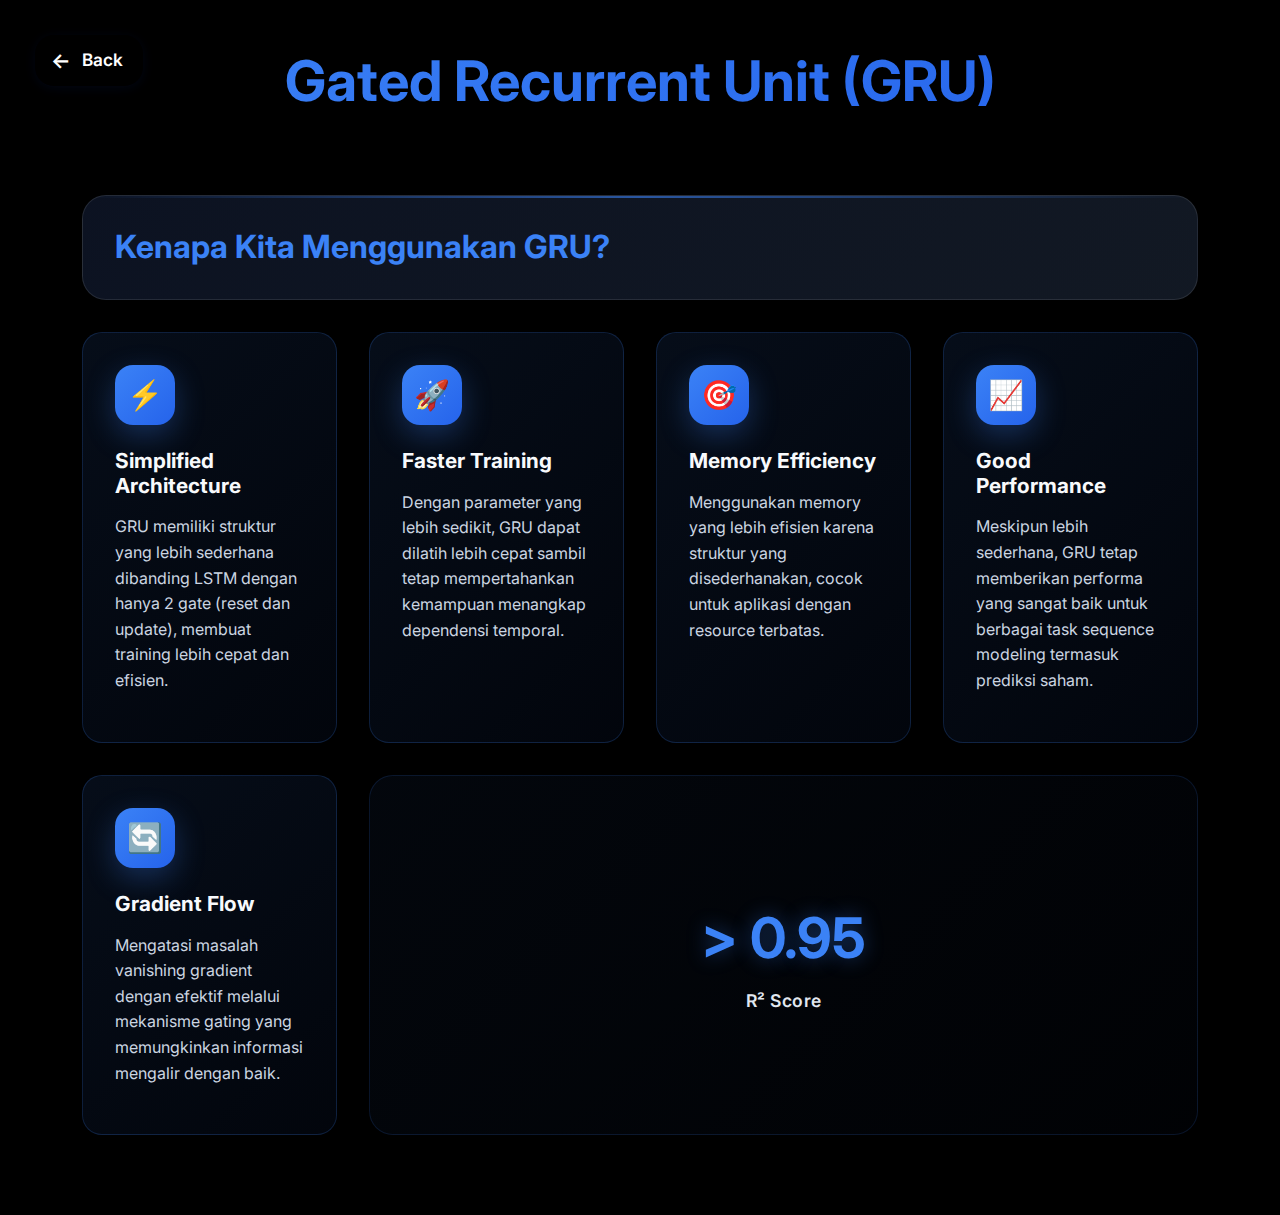
<file: templates/gru_info.html>
<!DOCTYPE html>
<html lang="en">
<head>
    <meta charset="UTF-8">
    <meta name="viewport" content="width=device-width, initial-scale=1.0">
    <title>GRU Neural Network - stoX</title>
    <!-- Google Fonts -->
    <link href="https://fonts.googleapis.com/css2?family=Inter:wght@400;500;600;700&display=swap" rel="stylesheet">
    <!-- Bootstrap 5 -->
    <link href="https://cdn.jsdelivr.net/npm/bootstrap@5.2.3/dist/css/bootstrap.min.css" rel="stylesheet" />
    <style>
        * {
            margin: 0;
            padding: 0;
            box-sizing: border-box;
        }
        
        body {
            background: black;
            color: #ffffff;
            font-family: 'Inter', sans-serif;
            min-height: 100vh;
            overflow-x: hidden;
        }
        
        .header-section {
            text-align: center;
            padding: 3rem 0 2rem 0;
            position: relative;
        }
        
        .back-btn {
            position: absolute;
            top: 2.2rem;
            left: 2.2rem;
            z-index: 100;
            display: flex;
            align-items: center;
            gap: 0.5rem;
            background: rgba(0, 0, 0, 0.13);
            color: #fff;
            font-weight: 600;
            font-size: 1.08rem;
            padding: 0.6rem 1.2rem 0.6rem 1rem;
            border-radius: 1.2rem;
            text-decoration: none;
            box-shadow: 0 2px 12px 0 rgba(23,59,187,0.10);
            transition: background 0.18s, color 0.18s, box-shadow 0.18s;
        }
        
        .back-btn:hover, .back-btn:focus {
            background: #173bbb;
            color: #fff;
            box-shadow: 0 4px 18px 0 rgba(23,59,187,0.18);
        }
        
        .back-arrow {
            font-size: 1.3rem;
            margin-right: 0.2rem;
        }
        
        .main-title-link {
            text-decoration: none !important;
            display: inline-block;
            transition: transform 0.2s ease, filter 0.2s ease;
        }

        .main-title-link:hover {
            text-decoration: none !important;
            transform: translateY(-2px);
            filter: brightness(1.1);
        }

        .main-title-link:hover .main-title {
            text-shadow: 0 0 20px rgba(59, 130, 246, 0.6);
        }

        .main-title-link:focus {
            text-decoration: none !important;
            outline: none;
        }

        .main-title {
            font-size: 3.5rem;
            font-weight: 700;
            margin-bottom: 1rem;
            background: linear-gradient(135deg, #3b82f6, #2563eb);
            -webkit-background-clip: text;
            -webkit-text-fill-color: transparent;
            background-clip: text;
            cursor: pointer;
            transition: all 0.2s ease;
        }
        
        .content-section {
            padding: 2rem 0 5rem 0;
        }
        
        .info-card {
            background: linear-gradient(135deg, rgba(15, 23, 42, 0.8), rgba(30, 41, 59, 0.6));
            border: 1px solid rgba(255,255,255,0.1);
            border-radius: 24px;
            padding-top: 2rem;
            padding-left: 2rem;
            margin-bottom: 2rem;
            position: relative;
            overflow: hidden;
            box-shadow: 0 20px 40px rgba(0,0,0,0.3);
        }
        
        .info-card::before {
            content: '';
            position: absolute;
            top: 0;
            left: 0;
            right: 0;
            height: 2px;
            background: linear-gradient(90deg, transparent, rgba(59, 130, 246, 0.6), transparent);
        }
        
        .section-title {
            font-size: 2rem;
            font-weight: 700;
            color: #3b82f6;
            margin-bottom: 2rem;
            display: flex;
            align-items: center;
            gap: 1rem;
        }
        

        
        .features-grid-with-stats {
            display: grid;
            grid-template-columns: repeat(4, 1fr);
            gap: 2rem;
            margin-top: 3rem;
        }
        
        .stats-section-inline {
            grid-column: 2 / 5;
            background: linear-gradient(135deg, rgba(59, 130, 246, 0.05), rgba(37, 99, 235, 0.02));
            border: 1px solid rgba(59, 130, 246, 0.15);
            border-radius: 24px;
            padding: 2rem;
            display: flex;
            align-items: center;
            justify-content: center;
        }
        
        @media (max-width: 1200px) {
            .features-grid-with-stats {
                grid-template-columns: repeat(3, 1fr);
            }
            
            .stats-section-inline {
                grid-column: 2 / 4;
            }
        }
        
        @media (max-width: 768px) {
            .features-grid-with-stats {
                grid-template-columns: 1fr;
            }
            
            .stats-section-inline {
                grid-column: 1;
            }
        }
        
        .feature-card {
            background: linear-gradient(135deg, rgba(59, 130, 246, 0.1), rgba(37, 99, 235, 0.05));
            border: 1px solid rgba(59, 130, 246, 0.2);
            border-radius: 20px;
            padding: 2rem;
            transition: all 0.3s ease;
            position: relative;
            overflow: hidden;
        }
        
        .feature-card::before {
            content: '';
            position: absolute;
            top: -50%;
            right: -50%;
            width: 100%;
            height: 100%;
            background: linear-gradient(45deg, transparent, rgba(59, 130, 246, 0.1), transparent);
            transform: rotate(45deg);
            transition: all 0.3s ease;
            opacity: 0;
        }
        
        .feature-card:hover {
            transform: translateY(-8px);
            box-shadow: 0 20px 40px rgba(59, 130, 246, 0.15);
            border-color: rgba(59, 130, 246, 0.4);
        }
        
        .feature-card:hover::before {
            opacity: 1;
            top: -10%;
            right: -10%;
        }
        
        .feature-icon {
            width: 60px;
            height: 60px;
            background: linear-gradient(135deg, #3b82f6, #2563eb);
            border-radius: 18px;
            display: flex;
            align-items: center;
            justify-content: center;
            font-size: 1.8rem;
            margin-bottom: 1.5rem;
            box-shadow: 0 10px 30px rgba(59, 130, 246, 0.3);
        }
        
        .feature-title {
            font-size: 1.3rem;
            font-weight: 700;
            color: #f8fafc;
            margin-bottom: 1rem;
        }
        
        .feature-description {
            font-size: 1rem;
            color: #cbd5e1;
            line-height: 1.6;
        }
        

        
        .stat-item-horizontal {
            text-align: center;
            padding: 1rem;
        }
        
        .stat-item-horizontal .stat-number {
            font-size: 3.5rem;
            font-weight: 700;
            color: #3b82f6;
            margin-bottom: 0.5rem;
            text-shadow: 0 0 20px rgba(59, 130, 246, 0.4);
        }
        
        .stat-item-horizontal .stat-label {
            font-size: 1.1rem;
            color: #e2e8f0;
            font-weight: 600;
            letter-spacing: 0.5px;
        }
        

        
        @media (max-width: 768px) {
            .main-title {
                font-size: 2.5rem;
            }
            
            .back-btn {
                position: relative;
                top: auto;
                left: auto;
                margin-bottom: 2rem;
                align-self: flex-start;
            }
            
            .header-section {
                padding: 2rem 1rem;
            }
            
            .info-card {
                padding: 2rem;
            }
        }
        
        /* Simple Slide In Animations */
        @keyframes slideInFromTop {
            from {
                opacity: 0;
                transform: translateY(-30px);
            }
            to {
                opacity: 1;
                transform: translateY(0);
            }
        }
        
        @keyframes slideInFromLeft {
            from {
                opacity: 0;
                transform: translateX(-40px);
            }
            to {
                opacity: 1;
                transform: translateX(0);
            }
        }
        
        @keyframes slideInFromBottom {
            from {
                opacity: 0;
                transform: translateY(30px);
            }
            to {
                opacity: 1;
                transform: translateY(0);
            }
        }
        
        @keyframes slideInFromRight {
            from {
                opacity: 0;
                transform: translateX(40px);
            }
            to {
                opacity: 1;
                transform: translateX(0);
            }
        }
        
        /* Apply animations to elements */
        .back-btn {
            animation: slideInFromTop 0.6s ease-out;
        }
        
        .main-title-link {
            animation: slideInFromTop 0.8s ease-out 0.2s both;
        }
        
        .info-card {
            animation: slideInFromLeft 0.8s ease-out 0.4s both;
        }
        
        .feature-card {
            animation: slideInFromBottom 0.6s ease-out both;
        }
        
        /* Grid-specific animations untuk layout GRU */
        .features-grid-with-stats .feature-card:nth-child(1) {
            animation-delay: 0.6s;
        }
        
        .features-grid-with-stats .feature-card:nth-child(2) {
            animation-delay: 0.8s;
        }
        
        .features-grid-with-stats .feature-card:nth-child(3) {
            animation-delay: 1s;
        }
        
        .features-grid-with-stats .feature-card:nth-child(4) {
            animation-delay: 1.2s;
        }
        
        .features-grid-with-stats .feature-card:nth-child(5) {
            animation-delay: 1.4s;
        }
        
        .stats-section-inline {
            animation: slideInFromRight 0.8s ease-out 1.6s both;
        }
    </style>
</head>
<body>
    
    <!-- Header Section -->
    <div class="header-section">
        <div class="container">
            <a href="/" class="back-btn" title="Back to Landing">
                <span class="back-arrow">&#8592;</span> Back
            </a>
                <h1 class="main-title">Gated Recurrent Unit (GRU)</h1>
        </div>
    </div>
    
    <!-- Content Section -->
    <div class="content-section">
        <div class="container">
            
            <!-- Main Info Card -->
            <div class="info-card">
                <h2 class="section-title">
                    Kenapa Kita Menggunakan GRU?
                </h2>
            </div>
            
            <div class="features-grid-with-stats" style="margin-top: 0;">
                <div class="feature-card">
                    <div class="feature-icon">⚡</div>
                    <h3 class="feature-title">Simplified Architecture</h3>
                    <p class="feature-description">
                        GRU memiliki struktur yang lebih sederhana dibanding LSTM dengan hanya 2 gate (reset dan update), membuat training lebih cepat dan efisien.
                    </p>
                </div>
                
                <div class="feature-card">
                    <div class="feature-icon">🚀</div>
                    <h3 class="feature-title">Faster Training</h3>
                    <p class="feature-description">
                        Dengan parameter yang lebih sedikit, GRU dapat dilatih lebih cepat sambil tetap mempertahankan kemampuan menangkap dependensi temporal.
                    </p>
                </div>
                
                <div class="feature-card">
                    <div class="feature-icon">🎯</div>
                    <h3 class="feature-title">Memory Efficiency</h3>
                    <p class="feature-description">
                        Menggunakan memory yang lebih efisien karena struktur yang disederhanakan, cocok untuk aplikasi dengan resource terbatas.
                    </p>
                </div>
                
                <div class="feature-card">
                    <div class="feature-icon">📈</div>
                    <h3 class="feature-title">Good Performance</h3>
                    <p class="feature-description">
                        Meskipun lebih sederhana, GRU tetap memberikan performa yang sangat baik untuk berbagai task sequence modeling termasuk prediksi saham.
                    </p>
                </div>
                
                <div class="feature-card">
                    <div class="feature-icon">🔄</div>
                    <h3 class="feature-title">Gradient Flow</h3>
                    <p class="feature-description">
                        Mengatasi masalah vanishing gradient dengan efektif melalui mekanisme gating yang memungkinkan informasi mengalir dengan baik.
                    </p>
                </div>
                
                <!-- Stats Section positioned inline with grid -->
                <div class="stats-section-inline">
                    <div class="stat-item-horizontal">
                        <div class="stat-number">> 0.95</div>
                        <div class="stat-label">R² Score</div>
                    </div>
                </div>
            </div>
            
        </div>
    </div>
    
    <script src="https://cdn.jsdelivr.net/npm/bootstrap@5.2.3/dist/js/bootstrap.bundle.min.js"></script>
</body>
</html>
</file>
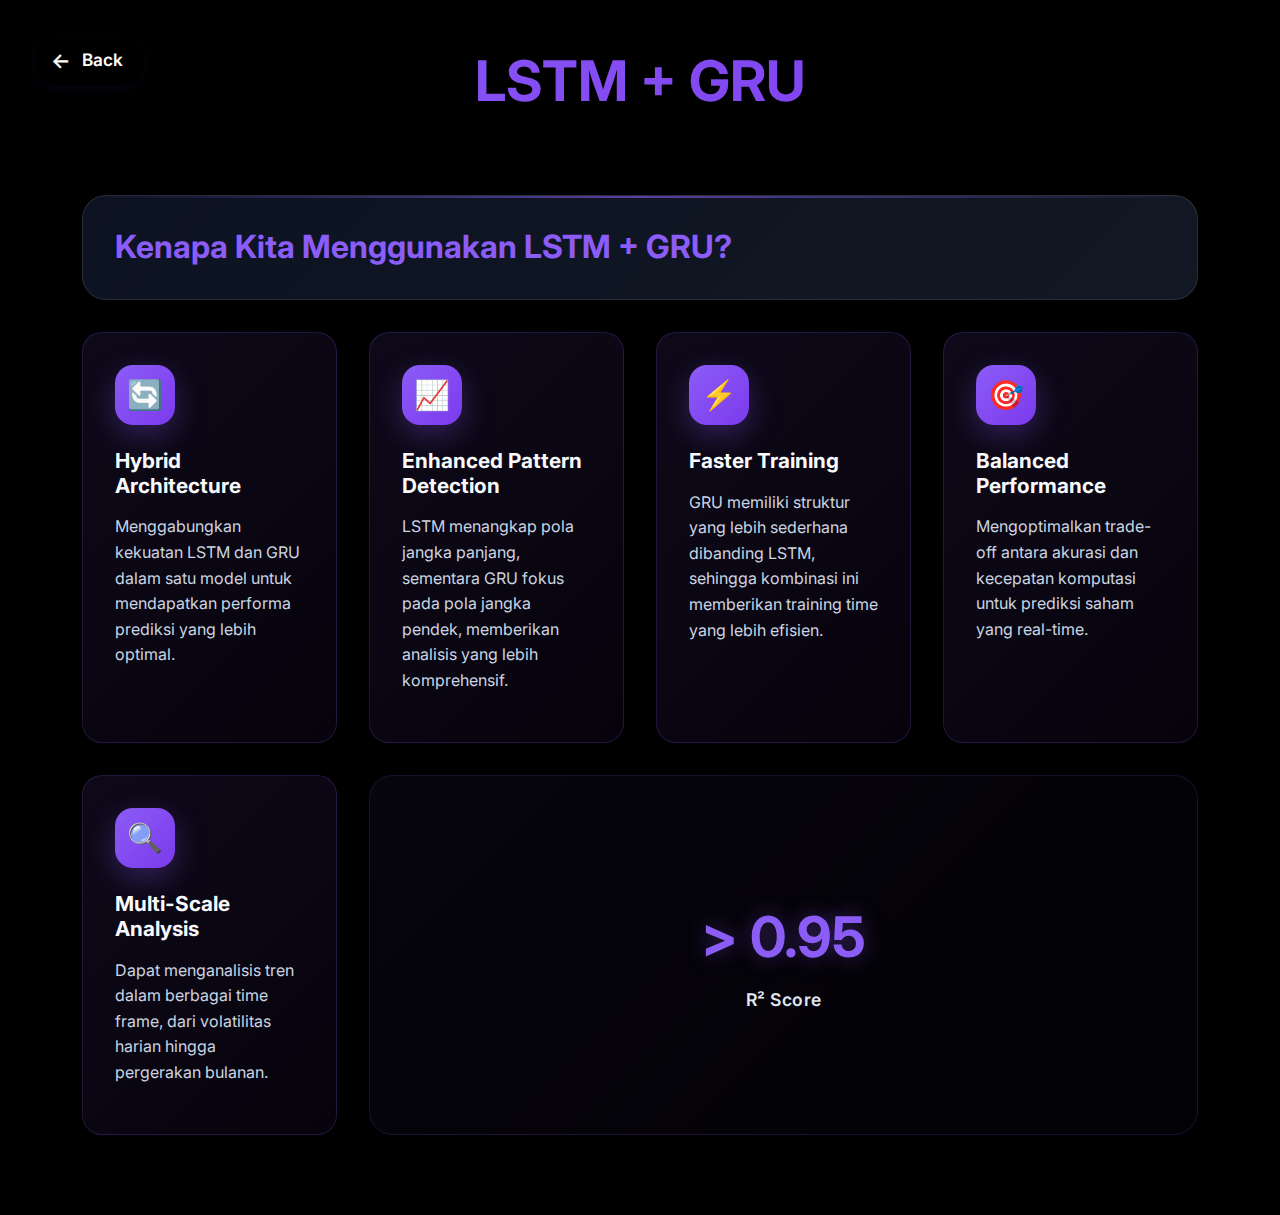
<file: templates/lstm_gru_info.html>
<!DOCTYPE html>
<html lang="en">
<head>
    <meta charset="UTF-8">
    <meta name="viewport" content="width=device-width, initial-scale=1.0">
    <title>LSTM + GRU Neural Network - stoX</title>
    <!-- Google Fonts -->
    <link href="https://fonts.googleapis.com/css2?family=Inter:wght@400;500;600;700&display=swap" rel="stylesheet">
    <!-- Bootstrap 5 -->
    <link href="https://cdn.jsdelivr.net/npm/bootstrap@5.2.3/dist/css/bootstrap.min.css" rel="stylesheet" />
    <style>
        * {
            margin: 0;
            padding: 0;
            box-sizing: border-box;
        }
        
        body {
            background: black;
            color: #ffffff;
            font-family: 'Inter', sans-serif;
            min-height: 100vh;
            overflow-x: hidden;
        }
        
        .header-section {
            text-align: center;
            padding: 3rem 0 2rem 0;
            position: relative;
        }
        
        .back-btn {
            position: absolute;
            top: 2.2rem;
            left: 2.2rem;
            z-index: 100;
            display: flex;
            align-items: center;
            gap: 0.5rem;
            background: rgba(0, 0, 0, 0.13);
            color: #fff;
            font-weight: 600;
            font-size: 1.08rem;
            padding: 0.6rem 1.2rem 0.6rem 1rem;
            border-radius: 1.2rem;
            text-decoration: none;
            box-shadow: 0 2px 12px 0 rgba(23,59,187,0.10);
            transition: background 0.18s, color 0.18s, box-shadow 0.18s;
        }
        
        .back-btn:hover, .back-btn:focus {
            background: #173bbb;
            color: #fff;
            box-shadow: 0 4px 18px 0 rgba(23,59,187,0.18);
        }
        
        .back-arrow {
            font-size: 1.3rem;
            margin-right: 0.2rem;
        }

        .main-title-link {
            text-decoration: none !important;
            display: inline-block;
            transition: transform 0.2s ease, filter 0.2s ease;
        }

        .main-title-link:hover {
            text-decoration: none !important;
            transform: translateY(-2px);
            filter: brightness(1.1);
        }

        .main-title-link:hover .main-title {
            text-shadow: 0 0 20px rgba(139, 92, 246, 0.6);
        }

        .main-title-link:focus {
            text-decoration: none !important;
            outline: none;
        }
        
        .main-title {
            font-size: 3.5rem;
            font-weight: 700;
            margin-bottom: 1rem;
            background: linear-gradient(135deg, #8b5cf6, #7c3aed);
            -webkit-background-clip: text;
            -webkit-text-fill-color: transparent;
            background-clip: text;
            cursor: pointer;
            transition: all 0.2s ease;
        }
        
        .content-section {
            padding: 2rem 0 5rem 0;
        }
        
        .info-card {
            background: linear-gradient(135deg, rgba(15, 23, 42, 0.8), rgba(30, 41, 59, 0.6));
            border: 1px solid rgba(255,255,255,0.1);
            border-radius: 24px;
            padding-top: 2rem;
            padding-left: 2rem;
            margin-bottom: 2rem;
            position: relative;
            overflow: hidden;
            box-shadow: 0 20px 40px rgba(0,0,0,0.3);
        }
        
        .info-card::before {
            content: '';
            position: absolute;
            top: 0;
            left: 0;
            right: 0;
            height: 2px;
            background: linear-gradient(90deg, transparent, rgba(139, 92, 246, 0.6), transparent);
        }
        
        .section-title {
            font-size: 2rem;
            font-weight: 700;
            color: #8b5cf6;
            margin-bottom: 2rem;
            display: flex;
            align-items: center;
            gap: 1rem;
        }
        

        
        .features-grid-with-stats {
            display: grid;
            grid-template-columns: repeat(4, 1fr);
            gap: 2rem;
            margin-top: 3rem;
        }
        
        .stats-section-inline {
            grid-column: 2 / 5;
            background: linear-gradient(135deg, rgba(139, 92, 246, 0.05), rgba(124, 58, 237, 0.02));
            border: 1px solid rgba(139, 92, 246, 0.15);
            border-radius: 24px;
            padding: 2rem;
            display: flex;
            align-items: center;
            justify-content: center;
        }
        
        @media (max-width: 1200px) {
            .features-grid-with-stats {
                grid-template-columns: repeat(3, 1fr);
            }
            
            .stats-section-inline {
                grid-column: 2 / 4;
            }
        }
        
        @media (max-width: 768px) {
            .features-grid-with-stats {
                grid-template-columns: 1fr;
            }
            
            .stats-section-inline {
                grid-column: 1;
            }
        }
        
        .feature-card {
            background: linear-gradient(135deg, rgba(139, 92, 246, 0.1), rgba(124, 58, 237, 0.05));
            border: 1px solid rgba(139, 92, 246, 0.2);
            border-radius: 20px;
            padding: 2rem;
            transition: all 0.3s ease;
            position: relative;
            overflow: hidden;
        }
        
        .feature-card::before {
            content: '';
            position: absolute;
            top: -50%;
            right: -50%;
            width: 100%;
            height: 100%;
            background: linear-gradient(45deg, transparent, rgba(139, 92, 246, 0.1), transparent);
            transform: rotate(45deg);
            transition: all 0.3s ease;
            opacity: 0;
        }
        
        .feature-card:hover {
            transform: translateY(-8px);
            box-shadow: 0 20px 40px rgba(139, 92, 246, 0.15);
            border-color: rgba(139, 92, 246, 0.4);
        }
        
        .feature-card:hover::before {
            opacity: 1;
            top: -10%;
            right: -10%;
        }
        
        .feature-icon {
            width: 60px;
            height: 60px;
            background: linear-gradient(135deg, #8b5cf6, #7c3aed);
            border-radius: 18px;
            display: flex;
            align-items: center;
            justify-content: center;
            font-size: 1.8rem;
            margin-bottom: 1.5rem;
            box-shadow: 0 10px 30px rgba(139, 92, 246, 0.3);
        }
        
        .feature-title {
            font-size: 1.3rem;
            font-weight: 700;
            color: #f8fafc;
            margin-bottom: 1rem;
        }
        
        .feature-description {
            font-size: 1rem;
            color: #cbd5e1;
            line-height: 1.6;
        }
        

        
        .stat-item-horizontal {
            text-align: center;
            padding: 1rem;
        }
        
        .stat-item-horizontal .stat-number {
            font-size: 3.5rem;
            font-weight: 700;
            color: #8b5cf6;
            margin-bottom: 0.5rem;
            text-shadow: 0 0 20px rgba(139, 92, 246, 0.4);
        }
        
        .stat-item-horizontal .stat-label {
            font-size: 1.1rem;
            color: #e2e8f0;
            font-weight: 600;
            letter-spacing: 0.5px;
        }
        
        

        
        @media (max-width: 768px) {
            .main-title {
                font-size: 2.5rem;
            }
            
            .back-btn {
                position: relative;
                top: auto;
                left: auto;
                margin-bottom: 2rem;
                align-self: flex-start;
            }
            
            .header-section {
                padding: 2rem 1rem;
            }
            
            .info-card {
                padding: 2rem;
            }
        }
        
        /* Simple Slide In Animations */
        @keyframes slideInFromTop {
            from {
                opacity: 0;
                transform: translateY(-30px);
            }
            to {
                opacity: 1;
                transform: translateY(0);
            }
        }
        
        @keyframes slideInFromLeft {
            from {
                opacity: 0;
                transform: translateX(-40px);
            }
            to {
                opacity: 1;
                transform: translateX(0);
            }
        }
        
        @keyframes slideInFromBottom {
            from {
                opacity: 0;
                transform: translateY(30px);
            }
            to {
                opacity: 1;
                transform: translateY(0);
            }
        }
        
        @keyframes slideInFromRight {
            from {
                opacity: 0;
                transform: translateX(40px);
            }
            to {
                opacity: 1;
                transform: translateX(0);
            }
        }
        
        /* Apply animations to elements */
        .back-btn {
            animation: slideInFromTop 0.6s ease-out;
        }
        
        .main-title-link {
            animation: slideInFromTop 0.8s ease-out 0.2s both;
        }
        
        .info-card {
            animation: slideInFromLeft 0.8s ease-out 0.4s both;
        }
        
        .feature-card {
            animation: slideInFromBottom 0.6s ease-out both;
        }
        
        /* Grid-specific animations untuk layout LSTM+GRU */
        .features-grid-with-stats .feature-card:nth-child(1) {
            animation-delay: 0.6s;
        }
        
        .features-grid-with-stats .feature-card:nth-child(2) {
            animation-delay: 0.8s;
        }
        
        .features-grid-with-stats .feature-card:nth-child(3) {
            animation-delay: 1s;
        }
        
        .features-grid-with-stats .feature-card:nth-child(4) {
            animation-delay: 1.2s;
        }
        
        .features-grid-with-stats .feature-card:nth-child(5) {
            animation-delay: 1.4s;
        }
        
        .stats-section-inline {
            animation: slideInFromRight 0.8s ease-out 1.6s both;
        }
    </style>
</head>
<body>
    
    <!-- Header Section -->
    <div class="header-section">
    <div class="container">
        <a href="/" class="back-btn" title="Back to Landing">
            <span class="back-arrow">&#8592;</span> Back
        </a>
            <h1 class="main-title">LSTM + GRU</h1>
    </div>
</div>
    
    <!-- Content Section -->
    <div class="content-section">
        <div class="container">
            
            <!-- Main Info Card -->
            <div class="info-card">
                <h2 class="section-title">
                    Kenapa Kita Menggunakan LSTM + GRU?
                </h2>
            </div>
            
            <div class="features-grid-with-stats" style="margin-top: 0;">
                <div class="feature-card">
                    <div class="feature-icon">🔄</div>
                    <h3 class="feature-title">Hybrid Architecture</h3>
                    <p class="feature-description">
                        Menggabungkan kekuatan LSTM dan GRU dalam satu model untuk mendapatkan performa prediksi yang lebih optimal.
                    </p>
                </div>
                
                <div class="feature-card">
                    <div class="feature-icon">📈</div>
                    <h3 class="feature-title">Enhanced Pattern Detection</h3>
                    <p class="feature-description">
                        LSTM menangkap pola jangka panjang, sementara GRU fokus pada pola jangka pendek, memberikan analisis yang lebih komprehensif.
                    </p>
                </div>
                
                <div class="feature-card">
                    <div class="feature-icon">⚡</div>
                    <h3 class="feature-title">Faster Training</h3>
                    <p class="feature-description">
                        GRU memiliki struktur yang lebih sederhana dibanding LSTM, sehingga kombinasi ini memberikan training time yang lebih efisien.
                    </p>
                </div>
                
                <div class="feature-card">
                    <div class="feature-icon">🎯</div>
                    <h3 class="feature-title">Balanced Performance</h3>
                    <p class="feature-description">
                        Mengoptimalkan trade-off antara akurasi dan kecepatan komputasi untuk prediksi saham yang real-time.
                    </p>
                </div>
                
                <div class="feature-card">
                    <div class="feature-icon">🔍</div>
                    <h3 class="feature-title">Multi-Scale Analysis</h3>
                    <p class="feature-description">
                        Dapat menganalisis tren dalam berbagai time frame, dari volatilitas harian hingga pergerakan bulanan.
                    </p>
                </div>
                
                <!-- Stats Section positioned inline with grid -->
                <div class="stats-section-inline">
                    <div class="stat-item-horizontal">
                        <div class="stat-number">> 0.95</div>
                        <div class="stat-label">R² Score</div>
                    </div>
                </div>
            </div>
            
        </div>
    </div>
    
    <script src="https://cdn.jsdelivr.net/npm/bootstrap@5.2.3/dist/js/bootstrap.bundle.min.js"></script>
</body>
</html>
</file>
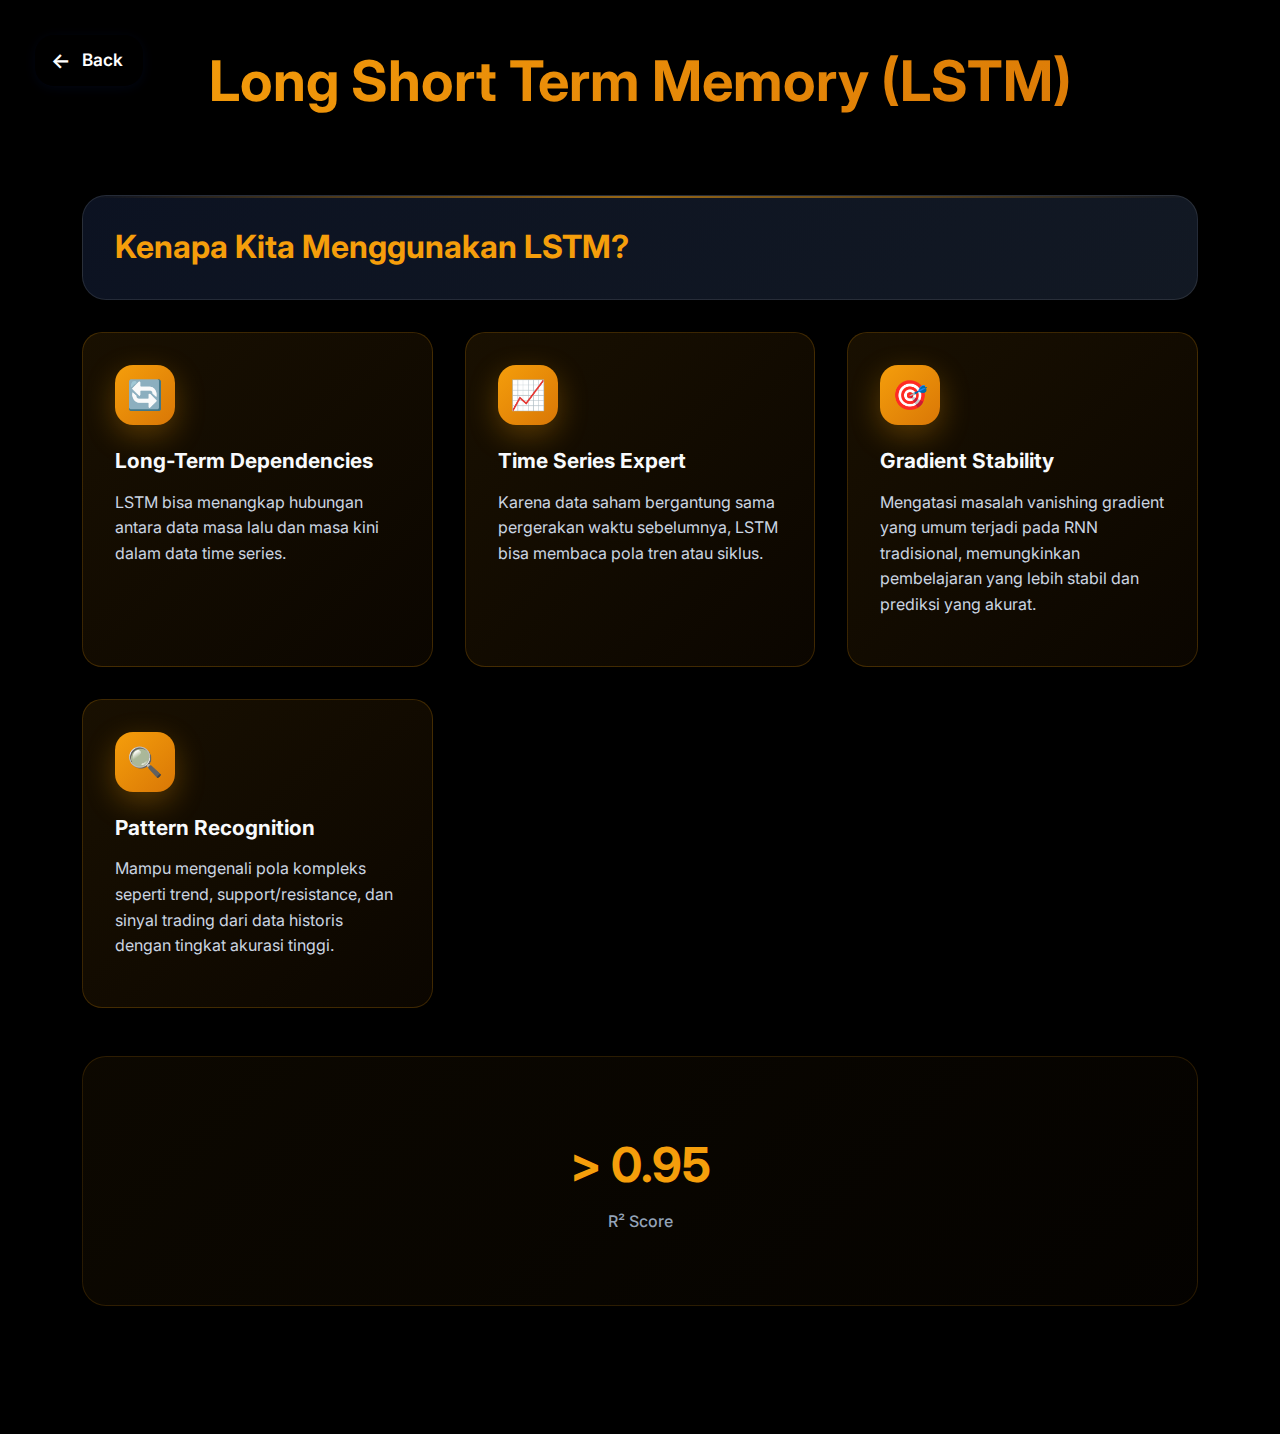
<file: templates/lstm_info.html>
<!DOCTYPE html>
<html lang="en">
<head>
    <meta charset="UTF-8">
    <meta name="viewport" content="width=device-width, initial-scale=1.0">
    <title>LSTM Neural Network - stoX</title>
    <!-- Google Fonts -->
    <link href="https://fonts.googleapis.com/css2?family=Inter:wght@400;500;600;700&display=swap" rel="stylesheet">
    <!-- Bootstrap 5 -->
    <link href="https://cdn.jsdelivr.net/npm/bootstrap@5.2.3/dist/css/bootstrap.min.css" rel="stylesheet" />
    <style>
        * {
            margin: 0;
            padding: 0;
            box-sizing: border-box;
        }
        
        body {
            background: black;
            color: #ffffff;
            font-family: 'Inter', sans-serif;
            min-height: 100vh;
            overflow-x: hidden;
        }
        
        .header-section {
            text-align: center;
            padding: 3rem 0 2rem 0;
            position: relative;
        }
        
        .back-btn {
            position: absolute;
            top: 2.2rem;
            left: 2.2rem;
            z-index: 100;
            display: flex;
            align-items: center;
            gap: 0.5rem;
            background: rgba(0, 0, 0, 0.13);
            color: #fff;
            font-weight: 600;
            font-size: 1.08rem;
            padding: 0.6rem 1.2rem 0.6rem 1rem;
            border-radius: 1.2rem;
            text-decoration: none;
            box-shadow: 0 2px 12px 0 rgba(23,59,187,0.10);
            transition: background 0.18s, color 0.18s, box-shadow 0.18s;
        }
        
        .back-btn:hover, .back-btn:focus {
            background: #173bbb;
            color: #fff;
            box-shadow: 0 4px 18px 0 rgba(23,59,187,0.18);
        }
        
        .back-arrow {
            font-size: 1.3rem;
            margin-right: 0.2rem;
        }
        
        .main-title-link {
            text-decoration: none !important;
            display: inline-block;
            transition: transform 0.2s ease, filter 0.2s ease;
        }

        .main-title-link:hover {
            text-decoration: none !important;
            transform: translateY(-2px);
            filter: brightness(1.1);
        }

        .main-title-link:hover .main-title {
            text-shadow: 0 0 20px rgba(245, 158, 11, 0.6);
        }

        .main-title-link:focus {
            text-decoration: none !important;
            outline: none;
        }

        .main-title {
            font-size: 3.5rem;
            font-weight: 700;
            margin-bottom: 1rem;
            background: linear-gradient(135deg, #f59e0b, #d97706);
            -webkit-background-clip: text;
            -webkit-text-fill-color: transparent;
            background-clip: text;
            cursor: pointer;
            transition: all 0.2s ease;
        }
        
        .content-section {
            padding: 2rem 0 5rem 0;
        }
        
        .info-card {
            background: linear-gradient(135deg, rgba(15, 23, 42, 0.8), rgba(30, 41, 59, 0.6));
            border: 1px solid rgba(255,255,255,0.1);
            border-radius: 24px;
            padding-top: 2rem;
            padding-left: 2rem;
            margin-bottom: 2rem;
            position: relative;
            overflow: hidden;
            box-shadow: 0 20px 40px rgba(0,0,0,0.3);
        }
        
        .info-card::before {
            content: '';
            position: absolute;
            top: 0;
            left: 0;
            right: 0;
            height: 2px;
            background: linear-gradient(90deg, transparent, rgba(245, 158, 11, 0.6), transparent);
        }
        
        .section-title {
            font-size: 2rem;
            font-weight: 700;
            color: #f59e0b;
            margin-bottom: 2rem;
            display: flex;
            align-items: center;
            gap: 1rem;
        }
        

        
        .features-grid {
            display: grid;
            grid-template-columns: repeat(auto-fit, minmax(300px, 1fr));
            gap: 2rem;
            margin-top: 3rem;
        }
        
        .feature-card {
            background: linear-gradient(135deg, rgba(245, 158, 11, 0.1), rgba(217, 119, 6, 0.05));
            border: 1px solid rgba(245, 158, 11, 0.2);
            border-radius: 20px;
            padding: 2rem;
            transition: all 0.3s ease;
            position: relative;
            overflow: hidden;
        }
        
        .feature-card::before {
            content: '';
            position: absolute;
            top: -50%;
            right: -50%;
            width: 100%;
            height: 100%;
            background: linear-gradient(45deg, transparent, rgba(245, 158, 11, 0.1), transparent);
            transform: rotate(45deg);
            transition: all 0.3s ease;
            opacity: 0;
        }
        
        .feature-card:hover {
            transform: translateY(-8px);
            box-shadow: 0 20px 40px rgba(245, 158, 11, 0.15);
            border-color: rgba(245, 158, 11, 0.4);
        }
        
        .feature-card:hover::before {
            opacity: 1;
            top: -10%;
            right: -10%;
        }
        
        .feature-icon {
            width: 60px;
            height: 60px;
            background: linear-gradient(135deg, #f59e0b, #d97706);
            border-radius: 18px;
            display: flex;
            align-items: center;
            justify-content: center;
            font-size: 1.8rem;
            margin-bottom: 1.5rem;
            box-shadow: 0 10px 30px rgba(245, 158, 11, 0.3);
        }
        
        .feature-title {
            font-size: 1.3rem;
            font-weight: 700;
            color: #f8fafc;
            margin-bottom: 1rem;
        }
        
        .feature-description {
            font-size: 1rem;
            color: #cbd5e1;
            line-height: 1.6;
        }
        
        .stats-section {
            background: linear-gradient(135deg, rgba(245, 158, 11, 0.05), rgba(217, 119, 6, 0.02));
            border: 1px solid rgba(245, 158, 11, 0.15);
            border-radius: 24px;
            padding: 3rem;
            margin: 3rem 0;
            position: relative;
        }
        
        .stats-grid {
            display: grid;
            grid-template-columns: repeat(auto-fit, minmax(200px, 1fr));
            gap: 2rem;
            text-align: center;
        }
        
        .stat-item {
            padding: 1.5rem;
        }
        
        .stat-number {
            font-size: 3rem;
            font-weight: 700;
            color: #f59e0b;
            margin-bottom: 0.5rem;
        }
        
        .stat-label {
            font-size: 1rem;
            color: #94a3b8;
            font-weight: 500;
        }
        

        
        @media (max-width: 768px) {
            .main-title {
                font-size: 2.5rem;
            }
            
            .back-btn {
                position: relative;
                top: auto;
                left: auto;
                margin-bottom: 2rem;
                align-self: flex-start;
            }
            
            .header-section {
                padding: 2rem 1rem;
            }
            
            .info-card {
                padding: 2rem;
            }
            
            .features-grid {
                grid-template-columns: 1fr;
            }
            
            .stats-grid {
                grid-template-columns: repeat(2, 1fr);
            }
        }
        
        /* Simple Slide In Animations */
        @keyframes slideInFromTop {
            from {
                opacity: 0;
                transform: translateY(-30px);
            }
            to {
                opacity: 1;
                transform: translateY(0);
            }
        }
        
        @keyframes slideInFromLeft {
            from {
                opacity: 0;
                transform: translateX(-40px);
            }
            to {
                opacity: 1;
                transform: translateX(0);
            }
        }
        
        @keyframes slideInFromBottom {
            from {
                opacity: 0;
                transform: translateY(30px);
            }
            to {
                opacity: 1;
                transform: translateY(0);
            }
        }
        
        /* Apply animations to elements */
        .back-btn {
            animation: slideInFromTop 0.6s ease-out;
        }
        
        .main-title-link {
            animation: slideInFromTop 0.8s ease-out 0.2s both;
        }
        
        .info-card {
            animation: slideInFromLeft 0.8s ease-out 0.4s both;
        }
        
        .feature-card {
            animation: slideInFromBottom 0.6s ease-out both;
        }
        
        .feature-card:nth-child(1) {
            animation-delay: 0.6s;
        }
        
        .feature-card:nth-child(2) {
            animation-delay: 0.8s;
        }
        
        .feature-card:nth-child(3) {
            animation-delay: 1s;
        }
        
        .feature-card:nth-child(4) {
            animation-delay: 1.2s;
        }
        
        .stats-section {
            animation: slideInFromBottom 0.8s ease-out 1.4s both;
        }
    </style>
</head>
<body>
    
    <!-- Header Section -->
    <div class="header-section">
        <div class="container">
            <a href="/" class="back-btn" title="Back to Landing">
                <span class="back-arrow">&#8592;</span> Back
            </a>
                <h1 class="main-title">Long Short Term Memory (LSTM)</h1>
        </div>
    </div>
    
    <!-- Content Section -->
    <div class="content-section">
        <div class="container">
            
            <!-- Main Info Card -->
            <div class="info-card">
                <h2 class="section-title">
                    Kenapa Kita Menggunakan LSTM?
                </h2>
                
                <!-- Features Grid for Main Question -->
            </div>
            
            <div class="features-grid" style="margin-top: 0;">
                    <div class="feature-card">
                        <div class="feature-icon">🔄</div>
                        <h3 class="feature-title">Long-Term Dependencies</h3>
                        <p class="feature-description">
                            LSTM bisa menangkap hubungan antara data masa lalu dan masa kini dalam data time series.
                        </p>
                    </div>
                    
                    <div class="feature-card">
                        <div class="feature-icon">📈</div>
                        <h3 class="feature-title">Time Series Expert</h3>
                        <p class="feature-description">
                            Karena data saham bergantung sama pergerakan waktu sebelumnya, LSTM bisa membaca pola tren atau siklus.
                        </p>
                    </div>
                    
                    <div class="feature-card">
                        <div class="feature-icon">🎯</div>
                        <h3 class="feature-title">Gradient Stability</h3>
                        <p class="feature-description">
                            Mengatasi masalah vanishing gradient yang umum terjadi pada RNN tradisional, memungkinkan pembelajaran yang lebih stabil dan prediksi yang akurat.
                        </p>
                    </div>
                    
                    <div class="feature-card">
                        <div class="feature-icon">🔍</div>
                        <h3 class="feature-title">Pattern Recognition</h3>
                        <p class="feature-description">
                            Mampu mengenali pola kompleks seperti trend, support/resistance, dan sinyal trading dari data historis dengan tingkat akurasi tinggi.
                        </p>
                    </div>
                </div>
            
            <!-- Stats Section -->
            <div class="stats-section">
                <div class="stats-grid">
                    <div class="stat-item">
                        <div class="stat-number">> 0.95</div>
                        <div class="stat-label">R² Score</div>
                    </div>
                </div>
            </div>
        </div>
    </div>
    
    <script src="https://cdn.jsdelivr.net/npm/bootstrap@5.2.3/dist/js/bootstrap.bundle.min.js"></script>
</body>
</html>
</file>
